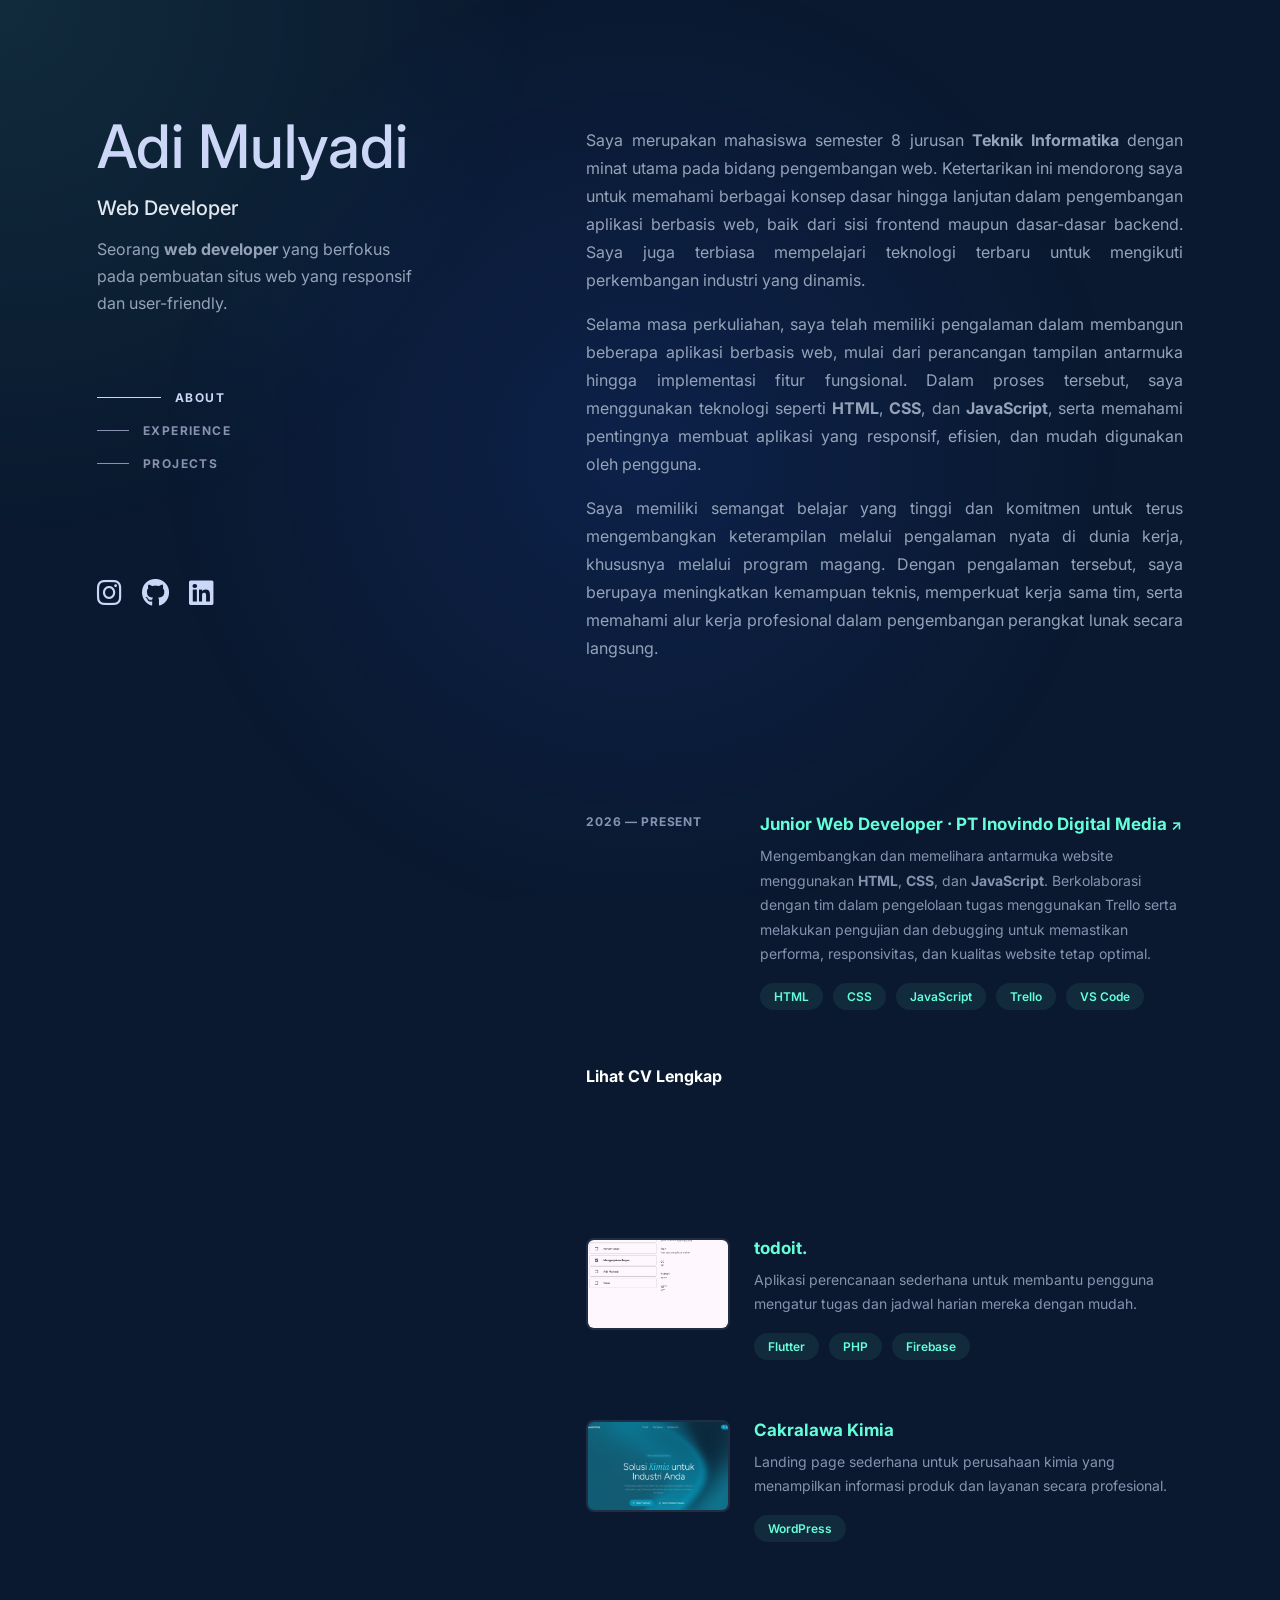
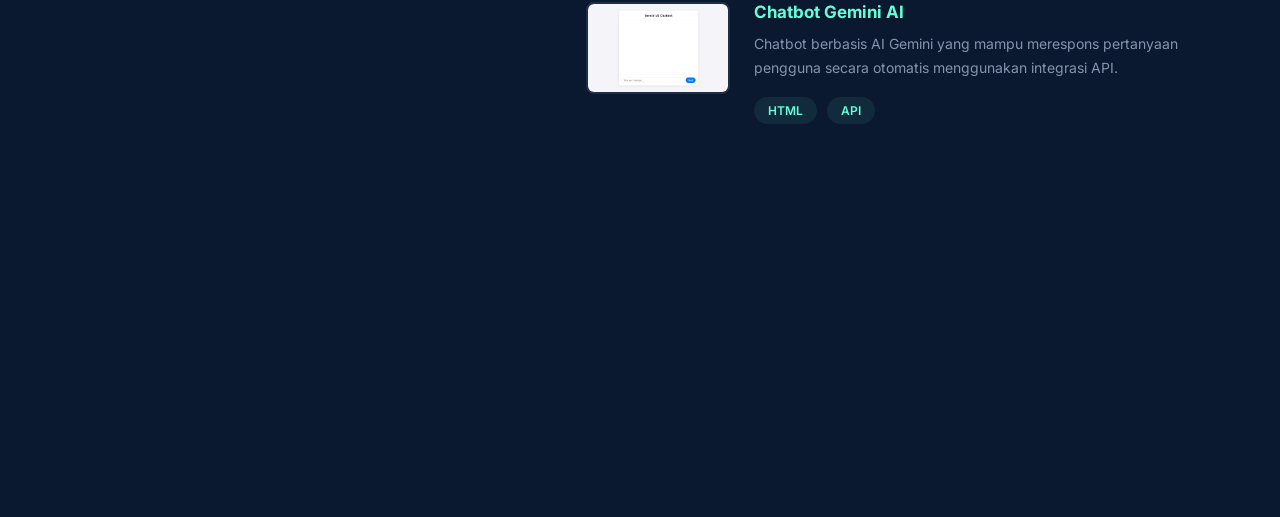
<file: index.html>
<!doctype html>
<html lang="en">
  <head>
    <meta charset="UTF-8" />
    <title>Adi Mulyadi</title>
    <link rel="stylesheet" href="css/style.css" />
    <meta name="viewport" content="width=device-width, initial-scale=1.0" />
    <link rel="apple-touch-icon" sizes="180x180" href="/apple-touch-icon.png" />
    <link rel="icon" type="image/png" sizes="32x32" href="/favicon-32x32.png" />
    <link rel="icon" type="image/png" sizes="16x16" href="/favicon-16x16.png" />
    <link rel="manifest" href="/site.webmanifest" />
    <link rel="preconnect" href="https://fonts.googleapis.com" />
    <link
      rel="stylesheet"
      href="https://cdnjs.cloudflare.com/ajax/libs/font-awesome/6.0.0/css/all.min.css"
    />
    <link rel="preconnect" href="https://fonts.gstatic.com" crossorigin />
    <link
      href="https://fonts.googleapis.com/css2?family=Inter:ital,opsz,wght@0,14..32,100..900;1,14..32,100..900&display=swap"
      rel="stylesheet"
    />
  </head>
  <body>
    <a class="skip-link" href="#content">Skip to content</a>
    <div class="spotlight" aria-hidden="true"></div>
    <div class="wrapper"><div class="container">
        <aside class="sidebar">
          <div class="profile">
            <h1>
              <a style="font-size: 60px; font-weight: 500; color: #ccd6f6"
                >Adi Mulyadi</a
              >
            </h1>
            <h2>Web Developer</h2>
            <p>
              Seorang <strong>web developer</strong> yang berfokus<br />pada
              pembuatan situs web yang responsif dan user-friendly.
            </p>
          </div>
          <div class="nav-section">
            <nav>
              <a href="#about">About</a>
              <a href="#experience">Experience</a>
              <a href="#projects">Projects</a>
            </nav>
          </div>

          <footer>
            <a href="https://www.instagram.com/sonofhanan" target="_blank" rel="noopener noreferrer" aria-label="Instagram">
              <i class="fa-brands fa-instagram"></i>
            </a>

            <a href="https://github.com/adimulyadi6" target="_blank" rel="noopener noreferrer" aria-label="GitHub">
              <i class="fa-brands fa-github"></i>
            </a>

            <a href="http://www.linkedin.com/in/adi-mulyadi-853784229" target="_blank" rel="noopener noreferrer" aria-label="LinkedIn">
              <i class="fa-brands fa-linkedin"></i>
            </a>
          </footer>
        </aside>
        <!-- Sidebar -->

      <!-- Content -->
      <main class="content" id="content">
        <section id="about">
          <h2 class="section-title">About</h2>
          <p>Saya merupakan mahasiswa semester 8 jurusan <strong>Teknik Informatika</strong> dengan minat utama pada bidang pengembangan web. Ketertarikan ini mendorong saya untuk memahami berbagai konsep dasar hingga lanjutan dalam pengembangan aplikasi berbasis web, baik dari sisi frontend maupun dasar-dasar backend. Saya juga terbiasa mempelajari teknologi terbaru untuk mengikuti perkembangan industri yang dinamis.</p>

            <p>
              Selama masa perkuliahan, saya telah memiliki pengalaman dalam
              membangun beberapa aplikasi berbasis web, mulai dari perancangan
              tampilan antarmuka hingga implementasi fitur fungsional. Dalam
              proses tersebut, saya menggunakan teknologi seperti
              <strong>HTML</strong>, <strong>CSS</strong>, dan
              <strong>JavaScript</strong>, serta memahami pentingnya membuat
              aplikasi yang responsif, efisien, dan mudah digunakan oleh
              pengguna.
            </p>

            <p>
              Saya memiliki semangat belajar yang tinggi dan komitmen untuk
              terus mengembangkan keterampilan melalui pengalaman nyata di dunia
              kerja, khususnya melalui program magang. Dengan pengalaman
              tersebut, saya berupaya meningkatkan kemampuan teknis, memperkuat
              kerja sama tim, serta memahami alur kerja profesional dalam
              pengembangan perangkat lunak secara langsung.
            </p>
          </section>

          <section id="experience">
            <h2 class="section-title">Experience</h2>
            <div class="experience-card">
              <div class="experience-left">
                <span>2026 — PRESENT</span>
              </div>

              <div class="experience-right">
                <h3>
                  Junior Web Developer · PT Inovindo Digital Media
                  <span class="arrow">↗</span>
                </h3>

                <p>
                  Mengembangkan dan memelihara antarmuka website menggunakan
                  <strong>HTML</strong>, <strong>CSS</strong>, dan
                  <strong>JavaScript</strong>. Berkolaborasi dengan tim dalam
                  pengelolaan tugas menggunakan Trello serta melakukan pengujian
                  dan debugging untuk memastikan performa, responsivitas, dan
                  kualitas website tetap optimal.
                </p>

              <div class="tags">
                <span class="tag">HTML</span>
                <span class="tag">CSS</span>
                <span class="tag">JavaScript</span>
                <span class="tag">Trello</span>
                <span class="tag">VS Code</span>
              </div>
            </div>
          </div>
          <a class="view-full-cv" href="resources/doc/cv adi mulyadi.pdf" target="_blank" rel="noopener noreferrer">Lihat CV Lengkap</a>
        </section>

        <section id="projects">
          <h2 class="section-title">Projects</h2>
          <div class="projects-section" id="projects-list"></div>
          
        </section>

          <div class="footer-info">
            <p>
              Loosely designed in Figma and coded in
              <strong>Visual Studio Code</strong> by yours truly. Built with
              <strong>HTML</strong>, <strong>CSS</strong> and
              <strong>JavaScript</strong>, deployed with
              <strong>GitHub Pages</strong>. All text is set in the Inter
              typeface.
            </p>
          </div>
        </main>
      </div>
    </div>
  </body>
  <script src="js/script.js"></script>
</html>
</file>
<file: css/style.css>
:root {
  --bg: #0a192f;
  --bg-soft: rgba(17, 34, 64, 0.55);
  --bg-hover: rgba(255, 255, 255, 0.055);
  --text: #ccd6f6;
  --muted: #94a3b8;
  --muted-dark: #8892b0;
  --accent: #64ffda;
  --border: rgba(255, 255, 255, 0.16);
  --page-width: 1120px;
  --page-padding: clamp(24px, 6vw, 96px);
  --top-space: clamp(56px, 10vh, 96px);
  --section-gap: clamp(72px, 11vw, 128px);
  --scroll-offset: 96px;
}

html {
  scroll-behavior: smooth;
}

body {
  margin: 20px;
  font-family: "Inter", sans-serif;
  background: var(--bg);
  color: var(--text);
}

body::before {
  content: "";
  position: fixed;
  inset: 0;
  pointer-events: none;
  background: radial-gradient(circle at top left, rgba(100, 255, 218, 0.08), transparent 34rem);
}

.spotlight {
  position: fixed;
  inset: 0;
  z-index: 0;
  pointer-events: none;
  background: radial-gradient(600px circle at var(--mouse-x, 50%) var(--mouse-y, 50%), rgba(29, 78, 216, 0.16), transparent 80%);
}

.skip-link {
  position: fixed;
  left: 16px;
  top: 16px;
  z-index: 20;
  transform: translateY(-160%);
  padding: 10px 14px;
  border-radius: 999px;
  background: var(--accent);
  color: #0a192f;
  font-weight: 700;
  transition: transform 0.2s ease;
}

.skip-link:focus {
  transform: translateY(0);
}

.wrapper {
  position: relative;
  z-index: 1;
  display: flex;
  justify-content: center;
}

.container {
  width: 100%;
  max-width: var(--page-width);
  min-height: 100vh;
  display: grid;
  grid-template-columns: minmax(260px, 38%) minmax(0, 1fr);
  gap: clamp(32px, 6vw, 80px);
  padding: 0 var(--page-padding);
}

.sidebar {
  position: sticky;
  top: 0;
  height: 100vh;
  padding-top: var(--top-space);
  box-sizing: border-box;
}

.profile h1 {
  margin: 0;
}

.profile h1 a {
  margin: 0;
}

.profile h2 {
  margin: 14px 0 16px;
  color: #e2e8f0;
  font-size: 20px;
  font-weight: 500;
}

.profile p {
  max-width: 330px;
  line-height: 1.7;
}

.nav-section {
  margin-top: clamp(48px, 8vh, 72px);
}

nav a {
  position: relative;
  display: flex;
  align-items: center;
  width: fit-content;
  gap: 14px;
  margin: 18px 0;
  color: var(--muted-dark);
  font-size: 12px;
  font-weight: 700;
  letter-spacing: 0.12em;
  text-transform: uppercase;
  transition: color 0.25s ease;
}

nav a::before {
  content: "";
  display: block;
  width: 32px;
  height: 1px;
  background: var(--muted-dark);
  transition: width 0.25s ease, background 0.25s ease;
}

nav a:hover,
nav a.active {
  color: var(--text);
}

nav a:hover::before,
nav a.active::before {
  width: 64px;
  background: var(--text);
}

footer {
  display: flex;
  gap: 20px;
  margin-top: clamp(56px, 12vh, 120px);
}

footer a {
  margin: 0;
}

i {
  color: var(--text);
  font-size: 28px;
  cursor: pointer;
  transition: color 0.25s ease, transform 0.25s ease;
}

i:hover {
  color: var(--accent);
  transform: translateY(-3px);
}

.content {
  padding-top: var(--top-space);
  padding-bottom: 64px;
}

section {
  margin-bottom: var(--section-gap);
  scroll-margin-top: var(--scroll-offset);
}

.section-title {
  visibility: hidden;
  height: 0;
  margin: 0;
}

a {
  color: var(--accent);
  text-decoration: none;
}

p {
  color: var(--muted);
  line-height: 1.75;
}

#about p {
  text-align: justify;
  transition: color 0.25s ease;
}

#about p:hover {
  color: #ffffff;
}

.experience-card,
.project-item {
  position: relative;
  display: flex;
  gap: 24px;
  margin: 0 -24px 12px;
  padding: 24px;
  border-radius: 16px;
  transition: background 0.25s ease, box-shadow 0.25s ease, transform 0.25s ease;
}

.experience-card:hover,
.project-item:hover {
  background: var(--bg-hover);
  box-shadow: inset 0 1px 0 var(--border);
  transform: translateY(-2px);
}

.experience-left {
  width: 150px;
  flex: 0 0 150px;
  color: var(--muted-dark);
  font-size: 12px;
  font-weight: 700;
  letter-spacing: 0.06em;
}

.experience-right h3,
.project-content h3 {
  position: relative;
  display: inline-block;
  margin: 0 0 10px;
  color: var(--accent);
  font-size: 17px;
  transition: color 0.25s ease;
}

.experience-right h3::after,
.project-content h3::after {
  content: "";
  position: absolute;
  left: 0;
  bottom: -4px;
  width: 0;
  height: 2px;
  background: #ffffff;
  transition: width 0.25s ease;
}

.experience-card:hover h3,
.project-item:hover h3 {
  color: #ffffff;
}

.experience-card:hover h3::after,
.project-item:hover h3::after {
  width: 100%;
}

.arrow {
  font-size: 14px;
}

.experience-right p,
.project-content p {
  margin: 0 0 16px;
  color: var(--muted-dark);
  font-size: 14px;
}

.tags {
  display: flex;
  gap: 10px;
  flex-wrap: wrap;
}

.tag {
  background: rgba(100, 255, 218, 0.08);
  color: var(--accent);
  padding: 6px 14px;
  border-radius: 999px;
  font-size: 12px;
  font-weight: 600;
}

.view-full-cv {
  display: inline-flex;
  margin-top: 20px;
  color: #ffffff;
  font-weight: 700;
  transition: color 0.25s ease, transform 0.25s ease;
}

.view-full-cv:hover {
  color: var(--accent);
  transform: translateX(4px);
}

.projects-section {
  display: flex;
  flex-direction: column;
}

.project-item {
  cursor: pointer;
}

.project-item img {
  width: 140px;
  height: 88px;
  flex: 0 0 140px;
  object-fit: cover;
  border: 2px solid rgba(148, 163, 184, 0.16);
  border-radius: 8px;
  transition: border-color 0.25s ease, opacity 0.25s ease;
}

.project-item:hover img {
  border-color: rgba(255, 255, 255, 0.72);
  opacity: 0.92;
}

.project-content {
  flex: 1;
}

.reveal {
  opacity: 0;
  transform: translateY(18px);
  transition: opacity 0.55s ease, transform 0.55s ease;
}

.reveal.is-visible {
  opacity: 1;
  transform: translateY(0);
}

.footer-info {
  padding-top: 28px;
  border-top: 1px solid var(--border);
}

@media (prefers-reduced-motion: reduce) {
  html {
    scroll-behavior: auto;
  }

  *,
  *::before,
  *::after {
    transition-duration: 0.01ms !important;
    animation-duration: 0.01ms !important;
    animation-iteration-count: 1 !important;
  }

  .reveal {
    opacity: 1;
    transform: none;
  }
}

@media (max-width: 768px) {
  :root {
    --page-padding: 24px;
    --top-space: 48px;
    --section-gap: 72px;
    --scroll-offset: 76px;
  }

  body::before,
  .spotlight {
    display: none;
  }

  .container {
    display: block;
    padding: 0 var(--page-padding);
  }

  .sidebar {
    position: static;
    height: auto;
    padding-top: var(--top-space);
  }

  .profile h1 a {
    font-size: 42px !important;
  }

  .profile p {
    max-width: none;
  }

  .nav-section {
    display: none;
  }

  footer {
    margin-top: 42px;
  }

  i {
    font-size: 24px;
  }

  .content {
    padding-top: 56px;
  }

  .section-title {
    visibility: visible;
    position: sticky;
    top: 0;
    z-index: 5;
    height: auto;
    margin: 0 0 24px;
    padding: 18px 0;
    background: rgba(10, 25, 47, 0.94);
    color: var(--accent);
    backdrop-filter: blur(12px);
  }

  .section-title.sticky-active {
    box-shadow: 0 12px 24px rgba(0, 0, 0, 0.24);
  }

  .experience-card,
  .project-item {
    margin: 0 0 18px;
    padding: 18px;
    border: 1px solid var(--border);
    background: rgba(17, 34, 64, 0.16);
  }

  .experience-card {
    flex-direction: column;
    gap: 12px;
  }

  .experience-left {
    width: 100%;
    flex: auto;
  }

  .project-item {
    flex-direction: column;
  }

  .project-item img {
    width: 100%;
    height: 180px;
    flex: auto;
  }

  p {
    font-size: 15px;
  }

  .footer-info {
    padding: 18px;
    border: 1px solid var(--border);
    border-radius: 14px;
  }
}
</file>
